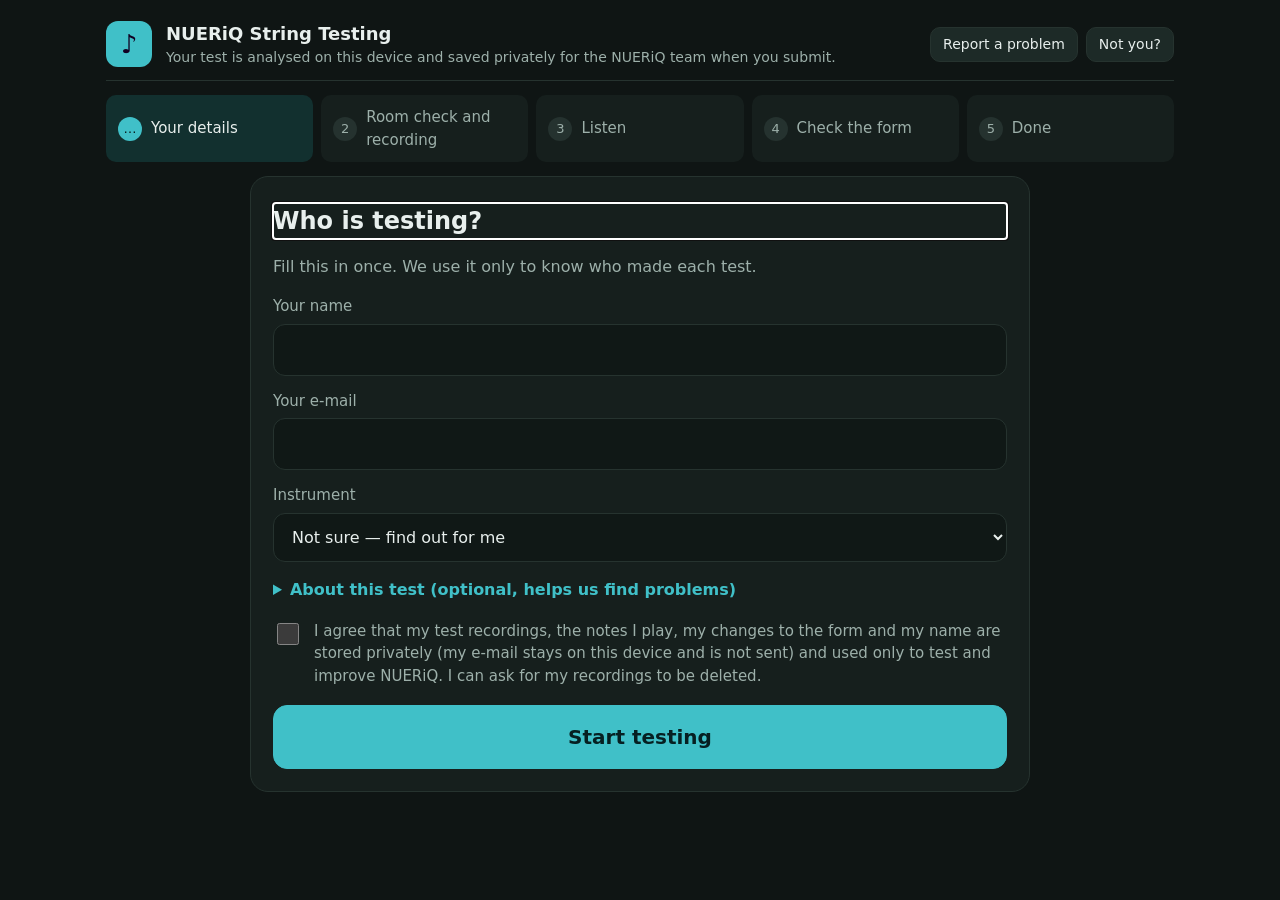
<file: tester/index.html>
<!doctype html>
<html lang="en">
<head>
<meta charset="utf-8">
<meta name="viewport" content="width=device-width, initial-scale=1">
<title>NUERiQ String Testing</title>
<link rel="stylesheet" href="style.css">
<link rel="icon" href="data:image/svg+xml,%3Csvg xmlns='http://www.w3.org/2000/svg' viewBox='0 0 32 32'%3E%3Crect width='32' height='32' rx='8' fill='%2340c0c8'/%3E%3Ctext x='16' y='23' font-size='20' text-anchor='middle' fill='%23102'%3E%E2%99%AA%3C/text%3E%3C/svg%3E">
</head>
<body>
<div class="wrap">
  <header class="top">
    <div class="logo" aria-hidden="true">♪</div>
    <div class="brand">
      <h1>NUERiQ String Testing</h1>
      <div id="who" class="who" hidden></div>
      <div id="net" class="who" role="status" aria-live="polite"></div>
    </div>
    <div class="top-actions" id="topActions" hidden>
      <button class="btn small" id="btnProblem" type="button">Report a problem</button>
      <button class="btn small" id="btnNotYou" type="button">Not you?</button>
    </div>
  </header>

  <ol class="steps" id="steps" aria-label="Progress">
    <li data-step="1"><span class="dot">1</span>Your details</li>
    <li data-step="2"><span class="dot">2</span>Room check and recording</li>
    <li data-step="3"><span class="dot">3</span>Listen</li>
    <li data-step="4"><span class="dot">4</span>Check the form</li>
    <li data-step="5"><span class="dot">5</span>Done</li>
  </ol>

  <!-- 1 ---------------------------------------------------------------- -->
  <main>
  <section id="s1" class="card narrow" aria-labelledby="h1">
    <h2 id="h1">Who is testing?</h2>
    <p class="muted">Fill this in once. We use it only to know who made each test.</p>
    <form id="detailsForm" novalidate>
      <label for="fName">Your name</label>
      <input id="fName" autocomplete="name" required>
      <label for="fEmail">Your e-mail</label>
      <input id="fEmail" type="email" autocomplete="email" required>
      <label for="fInst">Instrument</label>
      <select id="fInst">
        <option value="auto">Not sure — find out for me</option>
        <option value="violin">Violin</option>
        <option value="viola">Viola</option>
        <option value="cello">Cello</option>
        <option value="guitar">Guitar</option>
        <option value="veena">Veena</option>
        <option value="sitar">Sitar</option>
        <option value="ukulele">Ukulele</option>
        <option value="mandolin">Mandolin</option>
        <option value="other">Other string instrument</option>
      </select>
      <details>
        <summary>About this test (optional, helps us find problems)</summary>
        <label for="fPiece">What will you play?</label>
        <input id="fPiece" placeholder="e.g. scale, a song, free playing">
        <label for="fDevice">Device and microphone</label>
        <input id="fDevice" placeholder="e.g. phone built-in mic, laptop, USB mic">
        <label for="fRoom">Room</label>
        <input id="fRoom" placeholder="e.g. quiet bedroom, hall with echo, fan on">
      </details>
      <label class="check"><input type="checkbox" id="fConsent">
        <span>I agree that my test recordings, the notes I play, my changes to the form and my name are stored privately (my e-mail stays on this device and is not sent) and used only to test and improve NUERiQ. I can ask for my recordings to be deleted.</span></label>
      <div id="detailsErr" class="err" role="alert" hidden></div>
      <button class="btn primary big" id="btnStart" type="submit">Start testing</button>
    </form>
  </section>

  <!-- 2 ---------------------------------------------------------------- -->
  <section id="s2" class="card" hidden aria-labelledby="h2">
    <div id="ready" class="center">
      <h2 id="h2">Ready to record</h2>
      <p class="muted">Press <b>Record</b>. First we listen to the room for 3 seconds — <b>please stay quiet</b>. Then you play.</p>
      <p class="muted small">Put the phone or microphone about an arm's length from the instrument. Play 10 seconds or more, clearly, with no talking.</p>
      <button class="rec-btn" id="btnRec" type="button"><span class="rec-dot"></span>Record</button>
      <div id="micErr" class="err" role="alert" hidden></div>
    </div>
    <div id="roomcheck" class="center" hidden>
      <h2>Listening to the room…</h2>
      <p class="muted">Please stay quiet.</p>
      <div class="count" id="roomCount">3</div>
      <div class="meter"><div id="roomBar"></div></div>
    </div>
    <div id="live" hidden>
      <div class="rec-head"><span class="rec-state"><i></i>Recording</span><span class="rec-right"><span id="timer" class="timer" aria-live="off">0:00</span><button class="btn stop" id="btnStop" type="button">■ Stop</button></span></div>
      <div id="levels" class="levels" aria-hidden="true"></div>
      <div class="now-row">
        <div id="nowNote" class="now-note">—</div>
        <div id="nowWest" class="now-west"></div>
        <div id="nowCents" class="now-cents"></div>
      </div>
      <div id="liveTalk" class="live-hint" role="status" hidden>Talking or other noise heard. It is ignored, but please stay quiet between notes.</div>
      <div class="graph-wrap"><canvas id="graph" height="220" role="img" aria-label="Live pitch graph"></canvas>
        <div class="graph-legend"><span>Last 8 seconds · each bar is a note it heard (S1 = string 1) · line = pitch</span><span id="liveCount"></span></div></div>
    </div>
    <div id="busy" class="center" hidden><h2>Checking your recording…</h2><p class="muted">A careful second pass over every note. This takes a few seconds.</p><div class="spin"></div></div>
  </section>

  <!-- 3 ---------------------------------------------------------------- -->
  <section id="s3" class="card" hidden aria-labelledby="h3">
    <h2 id="h3" class="center">Recording finished</h2>
    <p class="center" id="s3sum"></p>
    <audio id="aud3" controls preload="auto"></audio>
    <div id="s3flags"></div>
    <div class="row-btns">
      <button class="btn" id="btnAgain" type="button">Record again</button>
      <button class="btn primary" id="btnUse" type="button">Use this recording →</button>
    </div>
  </section>

  <!-- 4 ---------------------------------------------------------------- -->
  <section id="s4" hidden aria-labelledby="h4">
    <div class="card accent">
      <h2 id="h4">Check the form</h2>
      <p>Play the recording and look at the keys. <b>Is every key you played shown correctly?</b> If something is wrong, change it in the <b>Keys</b> table (or add / delete a key). After each change we ask <b>why</b> — one tap.</p>
      <p class="muted small">When everything is right, press <b>Submit test</b> at the bottom.</p>
    </div>
    <div class="card">
      <div class="card-head"><h3>The form</h3><span class="badge ok">Worked out on this device</span></div>
      <audio id="aud4" controls preload="auto"></audio>
      <div class="controls">
        <label>Speed <select id="speed"><option value="0.5">0.5×</option><option value="0.75">0.75×</option><option value="1" selected>1×</option></select></label>
        <label>Loop <select id="loop"><option value="off">Off</option><option value="key">Selected key</option></select></label>
        <label class="radio"><input type="radio" name="mode" value="live" checked> As shown live</label>
        <label class="radio"><input type="radio" name="mode" value="checked"> Checked keys</label>
      </div>
      <div class="graph-wrap"><canvas id="graph4" height="240" role="img" aria-label="Pitch graph of the whole recording. Click to jump."></canvas>
        <div class="graph-legend"><span>Click the graph to jump · orange bar = playing now</span><span id="modeNote"></span></div></div>
      <div id="now4" class="now-row small"><div id="now4Note" class="now-note">—</div><div id="now4West" class="now-west"></div></div>
    </div>
    <div class="card">
      <div class="card-head"><h3>Keys</h3><button class="btn small" id="btnAddKey" type="button">+ Add a key at the playhead</button></div>
      <div class="table-wrap"><table id="keysTable">
        <thead><tr><th>#</th><th>Time</th><th>String</th><th>Note</th><th>Tuning</th><th>Length</th><th><span class="sr">Actions</span></th></tr></thead>
        <tbody></tbody></table></div>
      <div id="why" class="why" hidden role="group" aria-label="Why did you change this?"></div>
    </div>
    <div class="card">
      <h3>Instrument</h3>
      <p id="instLine"></p>
      <label for="instFinal">The instrument I really played</label>
      <select id="instFinal"></select>
      <div id="instWhy" class="why" hidden></div>
      <details><summary>How the app decided</summary><ul id="instEvidence" class="evidence"></ul></details>
    </div>
    <div class="card">
      <label for="finalNote">Anything else we should know? (optional)</label>
      <textarea id="finalNote" rows="3"></textarea>
      <div class="row-btns"><button class="btn primary big" id="btnSubmit" type="button">Submit test</button></div>
    </div>
  </section>

  <!-- 5 ---------------------------------------------------------------- -->
  <section id="s5" hidden aria-labelledby="h5">
    <div class="card"><h2 id="h5" class="center">Test report</h2><div id="report"></div></div>
    <div class="row-btns noprint">
      <button class="btn" id="btnJson" type="button">Download report (JSON)</button>
      <button class="btn" id="btnWav" type="button">Download recording (WAV)</button>
      <button class="btn" id="btnPrint" type="button">Print / save as PDF</button>
      <button class="btn primary" id="btnNew" type="button">Test again</button>
    </div>
  </section>
  </main>
</div>

<dialog id="dlgProblem"><form method="dialog">
  <h3>Report a problem</h3>
  <label for="problemText">What went wrong?</label>
  <textarea id="problemText" rows="4"></textarea>
  <div class="row-btns"><button class="btn" value="cancel">Cancel</button><button class="btn primary" value="ok">Save</button></div>
</form></dialog>

<script src="dsp.js"></script>
<script src="app.js"></script>
</body>
</html>
</file>
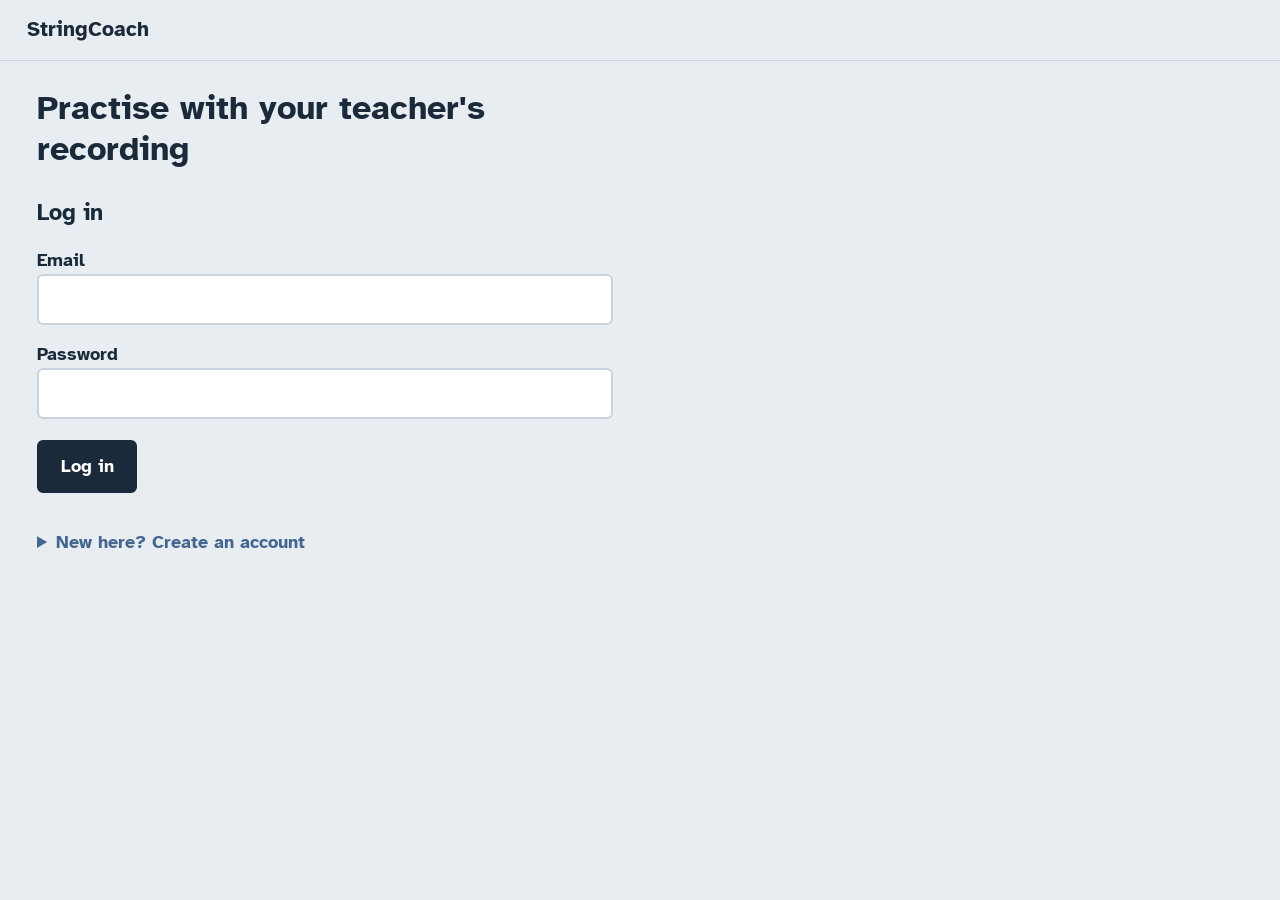
<file: web/index.html>
<!doctype html>
<html lang="en">
<head>
  <meta charset="utf-8">
  <meta name="viewport" content="width=device-width, initial-scale=1">
  <title>StringCoach</title>
  <link rel="preconnect" href="https://fonts.googleapis.com">
  <link rel="stylesheet" href="https://fonts.googleapis.com/css2?family=Atkinson+Hyperlegible:wght@400;700&display=swap">
  <link rel="stylesheet" href="style.css">
</head>
<body>
  <header class="topbar">
    <a href="#/home" class="brand">StringCoach</a>
    <span id="who" class="who"></span>
    <button id="logout" class="link" hidden>Log out</button>
  </header>

  <main id="view" tabindex="-1"></main>

  <!-- status messages are read out by screen readers -->
  <p id="status" class="status" role="status" aria-live="polite"></p>

  <template id="t-login">
    <section class="narrow">
      <h1>Practise with your teacher's recording</h1>
      <form id="login-form" novalidate>
        <h2>Log in</h2>
        <label for="email">Email</label>
        <input id="email" name="email" type="email" autocomplete="username" required>
        <p class="error-msg">Enter an email address like name@school.in</p>
        <label for="current-password">Password</label>
        <input id="current-password" name="password" type="password" autocomplete="current-password"
               minlength="8" required>
        <p class="error-msg">Passwords are at least 8 characters</p>
        <button type="submit" class="primary">Log in</button>
      </form>
      <details>
        <summary>New here? Create an account</summary>
        <form id="register-form" novalidate>
          <label for="name">Your name</label>
          <input id="name" name="name" autocomplete="name" required>
          <p class="error-msg">Enter your name</p>
          <label for="reg-email">Email</label>
          <input id="reg-email" name="email" type="email" autocomplete="username" required>
          <p class="error-msg">Enter an email address like name@school.in</p>
          <label for="new-password">Password</label>
          <input id="new-password" name="password" type="password" autocomplete="new-password"
                 minlength="8" required aria-describedby="pw-hint">
          <p id="pw-hint" class="hint">At least 8 characters</p>
          <fieldset>
            <legend>I am a</legend>
            <label class="inline"><input type="radio" name="role" value="student" checked> Student</label>
            <label class="inline"><input type="radio" name="role" value="teacher"> Teacher</label>
          </fieldset>
          <button type="submit" class="primary">Create account</button>
        </form>
      </details>
    </section>
  </template>

  <template id="t-home">
    <section class="narrow">
      <h1>Your lessons</h1>
      <div id="classes"></div>
    </section>
  </template>

  <template id="t-assignment">
    <section class="practice">
      <div class="practice-head">
        <h1 id="a-title"></h1>
        <p id="a-attempts" class="attempts"></p>
      </div>

      <div class="controls">
        <div class="listen">
          <button id="listen" class="secondary" aria-pressed="false">Listen to teacher</button>
          <label for="speed" class="inline">Speed</label>
          <select id="speed">
            <option value="1">Normal</option>
            <option value="0.75">Slower</option>
            <option value="0.5">Half speed</option>
          </select>
          <audio id="ref-audio" preload="auto"></audio>
        </div>
        <div class="sections" role="radiogroup" aria-label="What to practise" id="sections"></div>
      </div>

      <div class="lane-wrap">
        <canvas id="lane" aria-label="Live pitch: the teacher's notes are blue steps, your pitch is the amber line"></canvas>
        <p class="lane-key"><span class="k-teacher"></span>Teacher <span class="k-you"></span>You</p>
      </div>

      <div class="tuner" aria-live="off">
        <div id="note-name" class="note-name">–</div>
        <div class="needle-track" aria-hidden="true">
          <span class="mark flat">flat</span><span class="mark center"></span><span class="mark sharp">sharp</span>
          <div id="needle" class="needle"></div>
        </div>
        <div id="cents" class="cents">&nbsp;</div>
      </div>

      <div class="actions">
        <button id="mic-check" class="secondary">Check microphone</button>
        <button id="record" class="record" disabled>Record</button>
        <p class="hint">Press <kbd>Space</kbd> to start and stop, so your hands can stay on the instrument.</p>
        <p class="hint">For the most accurate review, keep your phone or laptop within about 1 metre of your instrument, in a quiet room.</p>
      </div>

      <div id="upload" class="upload" hidden>
        <label for="upload-progress">Sending your recording</label>
        <progress id="upload-progress" max="100" value="0"></progress>
      </div>

      <section id="report" class="report" hidden aria-labelledby="report-title"></section>

      <section class="history">
        <h2>Your takes</h2>
        <ol id="takes" class="takes"></ol>
      </section>
    </section>
  </template>

  <!-- ================= Part 7: teacher studio ================= -->
  <template id="t-teacher-home">
    <section>
      <h1>Your classes</h1>
      <div id="t-classes"></div>
      <form id="new-class" class="card inline-form">
        <h2>New class</h2>
        <label for="class-name">Class name</label>
        <input id="class-name" name="name" required placeholder="Violin Grade 2">
        <label for="class-instrument">Instrument</label>
        <select id="class-instrument" name="instrument">
          <option value="violin">Violin</option><option value="viola">Viola</option>
          <option value="cello">Cello</option><option value="guitar">Guitar</option>
        </select>
        <button type="submit" class="primary">Create class</button>
      </form>
    </section>
  </template>

  <template id="t-new-lesson">
    <section class="narrow">
      <p><a href="#/home">&larr; Your classes</a></p>
      <h1>New lesson</h1>
      <p id="nl-class" class="hint"></p>
      <form id="lesson-form" novalidate>
        <label for="nl-title">Title</label>
        <input id="nl-title" name="title" required placeholder="Twinkle, first 4 phrases">
        <p class="error-msg">Give the lesson a title</p>
        <label for="nl-level">Student level</label>
        <select id="nl-level" name="level">
          <option value="beginner">Beginner (most forgiving)</option>
          <option value="intermediate" selected>Intermediate</option>
          <option value="advanced">Advanced (strictest)</option>
        </select>
        <label for="nl-pass">Pass mark for each section</label>
        <input id="nl-pass" name="pass_mark" type="number" min="50" max="100" value="90" required>
        <label for="nl-max">Full takes each student may submit</label>
        <input id="nl-max" name="max_attempts" type="number" min="1" max="100" value="10" required>
        <fieldset>
          <legend>Your reference recording</legend>
          <label class="inline"><input type="radio" name="source" value="file" checked> Upload a WAV file</label>
          <label class="inline"><input type="radio" name="source" value="record"> Record it here</label>
        </fieldset>
        <div id="src-file">
          <label for="nl-file">WAV file</label>
          <input id="nl-file" name="file" type="file" accept=".wav,audio/wav,audio/x-wav">
        </div>
        <div id="src-record" hidden>
          <p class="hint">Play the whole piece once, the way you want students to play it.</p>
          <div class="tuner small"><div id="note-name" class="note-name">–</div>
            <div class="needle-track" aria-hidden="true"><span class="mark flat">flat</span><span class="mark center"></span><span class="mark sharp">sharp</span><div id="needle" class="needle"></div></div>
            <div id="cents" class="cents">&nbsp;</div></div>
          <figure class="lane-wrap">
            <canvas id="lane" aria-label="Live pitch graph of your playing"></canvas>
            <figcaption class="lane-key"><span class="k-you"></span>Your playing</figcaption>
          </figure>
          <button type="button" id="nl-record" class="record">Record</button>
          <p id="nl-recorded" class="hint"></p>
        </div>
        <div id="upload" class="upload" hidden>
          <label for="upload-progress">Sending your recording</label>
          <progress id="upload-progress" max="100" value="0"></progress>
        </div>
        <button type="submit" class="primary">Create lesson</button>
      </form>
    </section>
  </template>

  <template id="t-studio">
    <section class="studio">
      <p><a href="#/home">&larr; Your classes</a></p>
      <div class="practice-head"><h1 id="st-title"></h1><span id="st-status" class="chip"></span></div>
      <p id="st-settings" class="hint"></p>
      <div id="st-body"></div>
    </section>
  </template>

  <template id="t-studio-lesson">
    <div class="player">
      <button id="st-play" class="secondary" aria-pressed="false">Play your recording</button>
      <audio id="st-audio" preload="auto"></audio>
      <span id="st-now" class="hint" aria-live="off"></span>
    </div>
    <canvas id="roll" aria-label="Your notes over time; sections are shaded"></canvas>
    <h2>Notes</h2>
    <p class="hint" id="st-notes-hint"></p>
    <div id="st-notes" class="note-list" role="listbox" aria-label="Detected notes"></div>
    <div id="st-note-edit" class="card" hidden>
      <p id="st-note-info"></p>
      <p id="st-split-hint" class="hint" hidden></p>
      <button id="st-up" class="secondary">Semitone up</button>
      <button id="st-down" class="secondary">Semitone down</button>
      <button id="st-split" class="secondary">Split into two notes</button>
      <button id="st-delete" class="secondary danger">Delete this note</button>
    </div>
    <h2>Sections</h2>
    <form id="st-sections" class="inline-form">
      <label for="st-ranges">Note ranges, in order</label>
      <input id="st-ranges" name="ranges" aria-describedby="st-ranges-hint">
      <p id="st-ranges-hint" class="hint">For example 1-7, 8-14. Students practise and are marked section by section.</p>
      <button type="submit" class="secondary">Save sections</button>
    </form>
    <div id="st-publish-box" class="card">
      <p>When the notes and sections are right, publish the lesson. Students can then see it, and the notes are locked so everyone is marked against the same lesson.</p>
      <button id="st-publish" class="primary">Publish to students</button>
    </div>
    <p><a id="st-preview" href="#">Preview as a student</a></p>
    <section id="st-dash" hidden>
      <h2>How the class is doing</h2>
      <div id="st-heat"></div>
      <h3>Hardest notes</h3>
      <ol id="st-hard" class="hard"></ol>
      <h3>Students</h3>
      <div class="table-wrap"><table id="st-progress">
        <thead><tr><th scope="col">Student</th><th scope="col">Full takes</th><th scope="col">Best</th>
          <th scope="col">Sections passed</th><th scope="col">Scores over time</th><th scope="col"><span class="visually-hidden">Takes</span></th></tr></thead>
        <tbody></tbody></table></div>
    </section>
  </template>

  <template id="t-takes">
    <section>
      <p><a id="tk-back" href="#">&larr; Back to the lesson</a></p>
      <h1 id="tk-title"></h1>
      <ol id="tk-list" class="takes"></ol>
      <section id="tk-detail" class="report" hidden aria-labelledby="tk-detail-title">
        <h2 id="tk-detail-title"></h2>
        <audio id="tk-audio" controls preload="metadata"></audio>
        <div id="tk-report"></div>
        <form id="tk-comment" class="card">
          <label for="tk-body">Comment for the student</label>
          <textarea id="tk-body" name="body" rows="3" required></textarea>
          <label for="tk-override">Your score (optional, replaces the automatic one)</label>
          <input id="tk-override" name="score_override" type="number" min="0" max="100">
          <button type="submit" class="primary">Send comment</button>
        </form>
      </section>
    </section>
  </template>

  <script src="app.js" type="module"></script>
</body>
</html>
</file>
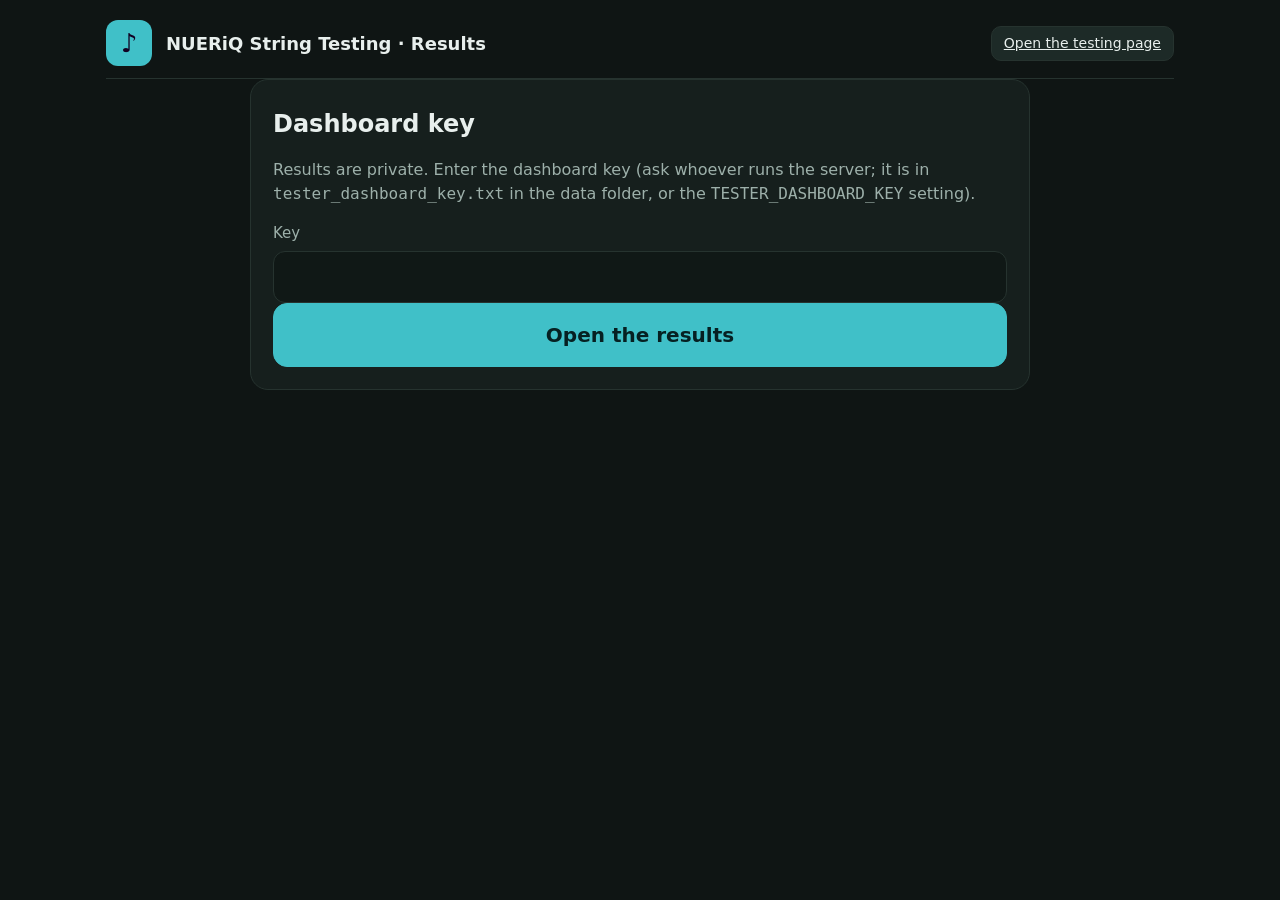
<file: tester/dashboard.html>
<!doctype html>
<html lang="en">
<head>
<meta charset="utf-8">
<meta name="viewport" content="width=device-width, initial-scale=1">
<title>NUERiQ String Testing · Results</title>
<link rel="stylesheet" href="style.css">
<style>
  .dash-top { display: flex; justify-content: space-between; align-items: center; gap: 12px; flex-wrap: wrap; margin-bottom: 12px; }
  .stats { display: grid; grid-template-columns: repeat(auto-fit, minmax(170px, 1fr)); gap: 12px; margin-bottom: 16px; }
  .stat { background: var(--card); border: 1px solid var(--line); border-radius: 14px; padding: 14px 16px; }
  .stat b { display: block; font-size: 28px; }
  .filters { display: flex; gap: 10px; flex-wrap: wrap; align-items: end; margin-bottom: 10px; }
  .filters label { margin: 0 0 4px; }
  .filters input, .filters select { min-width: 200px; }
  #resultsTable tbody tr { cursor: pointer; }
  #resultsTable tbody tr:hover { background: #1b2724; }
  #resultsTable tr.new td:first-child { box-shadow: inset 3px 0 0 var(--accent); }
  .pill { display: inline-block; padding: 2px 9px; border-radius: 999px; font-size: 13px; font-weight: 600; }
  .pill.ok { background: #143525; color: #7fe0a8; } .pill.warn { background: #3a2c10; color: #f6c86a; }
  .num { text-align: right; font-variant-numeric: tabular-nums; }
  #detail audio { width: 100%; margin: 8px 0 12px; }
  .detail-head { display: flex; justify-content: space-between; gap: 10px; flex-wrap: wrap; align-items: start; }
</style>
</head>
<body>
<div class="wrap">
  <header class="top">
    <div class="logo" aria-hidden="true">♪</div>
    <div class="brand"><h1>NUERiQ String Testing · Results</h1><div class="who" id="status" role="status" aria-live="polite"></div></div>
    <div class="top-actions"><a class="btn small" href="./">Open the testing page</a></div>
  </header>

  <main>
  <section id="login" class="card narrow" aria-labelledby="hLogin">
    <h2 id="hLogin">Dashboard key</h2>
    <p class="muted">Results are private. Enter the dashboard key (ask whoever runs the server; it is in <code>tester_dashboard_key.txt</code> in the data folder, or the <code>TESTER_DASHBOARD_KEY</code> setting).</p>
    <form id="loginForm">
      <label for="key">Key</label>
      <input id="key" type="password" autocomplete="current-password" required>
      <div id="loginErr" class="err" role="alert" hidden></div>
      <button class="btn primary big" type="submit">Open the results</button>
    </form>
  </section>

  <section id="board" hidden>
    <div class="stats" id="stats"></div>
    <div class="card">
      <div class="dash-top">
        <h2>Completed tests</h2>
        <div><a class="btn small" id="csv" href="#">Export all (CSV / Excel)</a> <button class="btn small" id="refresh" type="button">Refresh</button></div>
      </div>
      <div class="filters">
        <div><label for="q">Search tester</label><input id="q" type="search" placeholder="Name"></div>
        <div><label for="inst">Instrument</label><select id="inst"><option value="">All</option></select></div>
      </div>
      <p class="muted small">New tests appear automatically (checked every 15 seconds). Click a row to open the full report.</p>
      <div class="table-wrap"><table id="resultsTable">
        <thead><tr><th>Date</th><th>Tester</th><th>Instrument</th><th class="num">Notes</th><th class="num">Heard correctly</th><th class="num">Within ±15 cents</th><th class="num">Length</th><th>Recording</th></tr></thead>
        <tbody></tbody></table></div>
    </div>
    <section id="detail" class="card" hidden aria-live="polite"></section>
  </section>
  </main>
</div>
<script src="dashboard.js"></script>
</body>
</html>
</file>
<file: tester/style.css>
:root {
  --bg: #0f1514; --card: #161f1d; --card2: #1b2724; --line: #26332f;
  --text: #e8efed; --muted: #9db0aa; --accent: #40c0c8; --accent-ink: #062022;
  --rec: #f26b5e; --warn: #f0903a; --ok: #46c27f; --err: #ff7b72;
  --white-key: #e8ece9; --black-key: #0a100f;
}
:root[data-theme="light"] { color-scheme: light; }
* { box-sizing: border-box; }
html { color-scheme: dark; }
body { margin: 0; background: var(--bg); color: var(--text); font: 16px/1.5 system-ui, -apple-system, "Segoe UI", Roboto, sans-serif; }
.wrap { max-width: 1100px; margin: 0 auto; padding: 14px 16px 60px; }
h1 { font-size: 18px; margin: 0; } h2 { font-size: 24px; margin: 4px 0 8px; } h3 { margin: 0 0 8px; font-size: 18px; }
.muted { color: var(--muted); } .small { font-size: 14px; } .center { text-align: center; }
.sr { position: absolute; left: -9999px; }
.top { display: flex; align-items: center; gap: 14px; padding: 6px 0 12px; border-bottom: 1px solid var(--line); }
.logo { width: 46px; height: 46px; border-radius: 12px; background: var(--accent); color: #102; display: grid; place-items: center; font-size: 26px; flex: none; }
.brand { flex: 1; min-width: 0; } .who { color: var(--muted); font-size: 14px; }
.top-actions { display: flex; gap: 8px; flex-wrap: wrap; }
.steps { list-style: none; display: grid; grid-template-columns: repeat(5, 1fr); gap: 8px; padding: 0; margin: 14px 0; }
.steps li { background: var(--card); border-radius: 10px; padding: 11px 12px; color: var(--muted); display: flex; align-items: center; gap: 9px; font-size: 15px; min-width: 0; }
.steps .dot { width: 24px; height: 24px; border-radius: 50%; background: #25322f; display: grid; place-items: center; font-size: 13px; flex: none; }
.steps li.cur { background: #12302f; color: var(--text); } .steps li.cur .dot { background: var(--accent); color: var(--accent-ink); }
.steps li.done .dot { background: var(--ok); color: #05210f; }
.card { background: var(--card); border: 1px solid var(--line); border-radius: 18px; padding: 22px; margin: 0 auto 16px; }
.card.narrow { max-width: 780px; } .card.accent { border-left: 4px solid var(--accent); }
.card-head { display: flex; justify-content: space-between; align-items: center; gap: 10px; flex-wrap: wrap; }
label { display: block; color: var(--muted); margin: 14px 0 6px; font-size: 15px; } .hint { font-size: 13px; }
input, select, textarea { width: 100%; background: #101816; color: var(--text); border: 1px solid var(--line); border-radius: 12px; padding: 13px 14px; font: inherit; }
input:focus-visible, select:focus-visible, textarea:focus-visible, button:focus-visible, summary:focus-visible { outline: 2px solid var(--accent); outline-offset: 2px; }
details { margin: 16px 0; } summary { color: var(--accent); cursor: pointer; font-weight: 600; }
label.check { display: flex; gap: 12px; align-items: flex-start; margin: 18px 0; } label.check input { width: 22px; height: 22px; margin-top: 3px; flex: none; }
.btn { background: #1d2a27; color: var(--text); border: 1px solid var(--line); border-radius: 12px; padding: 11px 18px; font: inherit; cursor: pointer; }
.btn:hover { border-color: var(--accent); } .btn.small { padding: 6px 12px; font-size: 14px; border-radius: 10px; }
.btn.primary { background: var(--accent); color: var(--accent-ink); border-color: var(--accent); font-weight: 700; }
.btn.big { width: 100%; padding: 16px; font-size: 20px; border-radius: 14px; }
.btn.stop { background: #e8ece9; color: #101816; font-size: 20px; font-weight: 700; padding: 14px 44px; border: 3px solid var(--accent); border-radius: 18px; }
.row-btns { display: flex; gap: 12px; justify-content: center; flex-wrap: wrap; margin-top: 18px; }
.err { color: var(--err); margin: 10px 0; }
.rec-btn { margin: 22px auto 6px; display: grid; place-items: center; width: 200px; height: 200px; border-radius: 50%; border: 10px solid #3b1b19; background: var(--rec); color: #fff; font: 700 24px system-ui; cursor: pointer; box-shadow: 0 0 0 6px #2a1412; }
.rec-btn:hover { filter: brightness(1.07); }
.rec-dot { width: 34px; height: 34px; border-radius: 50%; background: #fff; display: block; margin-bottom: -26px; position: relative; top: -14px; }
.count { font-size: 80px; font-weight: 800; color: var(--accent); }
.meter { height: 14px; background: #101816; border-radius: 8px; overflow: hidden; max-width: 500px; margin: 10px auto; } .meter > div { height: 100%; width: 0; background: var(--accent); transition: width .08s; }
.rec-head { display: flex; justify-content: space-between; align-items: center; }
.rec-state { color: var(--rec); font-weight: 700; display: flex; align-items: center; gap: 8px; } .rec-state i { width: 14px; height: 14px; border-radius: 50%; background: var(--rec); animation: pulse 1s infinite; }
@keyframes pulse { 50% { opacity: .3; } }
.timer { font: 700 36px ui-monospace, Menlo, Consolas, monospace; }
.levels { display: flex; align-items: center; justify-content: center; gap: 6px; height: 74px; background: #1a2522; border-radius: 40px; margin: 10px 0; padding: 0 28px; }
.levels b { width: 8px; border-radius: 4px; background: var(--accent); min-height: 6px; transition: height .07s; }
.now-row { display: flex; align-items: baseline; justify-content: center; gap: 14px; margin: 8px 0 4px; min-height: 62px; }
.now-note { font-size: 52px; font-weight: 800; color: var(--warn); line-height: 1; } .now-row.small .now-note { font-size: 34px; }
.now-west { color: var(--muted); font-weight: 700; } .now-cents { color: var(--muted); font: 14px ui-monospace, monospace; min-width: 80px; }
.graph-wrap { background: #101816; border: 1px solid var(--line); border-radius: 14px; padding: 8px; margin: 10px 0; }
canvas { width: 100%; display: block; } .graph-legend { display: flex; justify-content: space-between; color: var(--muted); font-size: 13px; padding: 4px 6px 0; gap: 10px; flex-wrap: wrap; }
.inst-chip { margin: 14px auto; max-width: 640px; background: var(--card2); border: 1px solid var(--line); border-radius: 14px; padding: 12px 16px; min-height: 52px; }
.pbar { display: grid; grid-template-columns: 110px 1fr 46px; gap: 8px; align-items: center; font-size: 14px; margin: 3px 0; }
.pbar i { display: block; height: 10px; background: #26332f; border-radius: 6px; overflow: hidden; } .pbar i b { display: block; height: 100%; background: var(--accent); }
.pbar.top i b { background: var(--ok); }
audio { width: 100%; margin: 12px 0; }
.controls { display: flex; gap: 16px; align-items: center; flex-wrap: wrap; } .controls label { margin: 0; display: flex; align-items: center; gap: 8px; } .controls select { width: auto; padding: 8px 10px; }
.radio input { width: auto; }
.badge { padding: 4px 12px; border-radius: 12px; font-size: 13px; background: #1c2a25; color: var(--ok); } .badge.warn { color: var(--warn); }
.flagbox { background: #33260f; border: 1px solid #5a421a; border-radius: 12px; padding: 14px 18px; margin: 14px 0; } .flagbox ul { margin: 6px 0 0; padding-left: 22px; }
.flagbox.good { background: #0f2a1c; border-color: #1f5a3a; }
.table-wrap { overflow-x: auto; } table { width: 100%; border-collapse: collapse; font-size: 15px; } th, td { padding: 8px 10px; border-bottom: 1px solid var(--line); text-align: left; white-space: nowrap; } th { color: var(--muted); font-weight: 600; }
tr.sel { background: #12302f; } tr.playing td { color: var(--warn); } tr.deleted td { text-decoration: line-through; opacity: .5; } tr.edited td:first-child::after { content: " ✎"; color: var(--accent); } tr.added td:first-child::after { content: " +"; color: var(--ok); }
td select { width: auto; padding: 5px 8px; border-radius: 8px; } td .btn { padding: 4px 10px; font-size: 13px; border-radius: 8px; margin-right: 4px; }
.why { margin-top: 12px; padding: 12px; border: 1px dashed var(--accent); border-radius: 12px; display: flex; gap: 8px; flex-wrap: wrap; align-items: center; } .why .q { font-weight: 700; margin-right: 6px; }
.why .btn { padding: 6px 14px; border-radius: 20px; font-size: 14px; }
.evidence { color: var(--muted); font-size: 14px; }
.spin { width: 46px; height: 46px; border: 5px solid var(--line); border-top-color: var(--accent); border-radius: 50%; margin: 20px auto; animation: spin 1s linear infinite; } @keyframes spin { to { transform: rotate(360deg); } }
/* report */
.rgrid { display: grid; grid-template-columns: repeat(auto-fit, minmax(260px, 1fr)); gap: 14px; margin: 14px 0; }
.rbox { background: var(--card2); border: 1px solid var(--line); border-radius: 14px; padding: 14px 16px; } .rbox h3 { font-size: 16px; color: var(--muted); font-weight: 600; }
.big-num { font-size: 34px; font-weight: 800; } .ok-t { color: var(--ok); } .bad-t { color: var(--err); } .warn-t { color: var(--warn); }
.kv { display: flex; justify-content: space-between; gap: 12px; padding: 3px 0; border-bottom: 1px solid #1f2b28; font-size: 15px; } .kv span:first-child { color: var(--muted); }
dialog { background: var(--card); color: var(--text); border: 1px solid var(--line); border-radius: 16px; width: min(480px, 92vw); } dialog::backdrop { background: #000a; }
@media (max-width: 760px) {
  .steps { grid-template-columns: 1fr; } .steps li:not(.cur) { display: none; } .now-note { font-size: 42px; } .rec-btn { width: 170px; height: 170px; }
  .pbar { grid-template-columns: 90px 1fr 40px; }
}
@media print { body { background: #fff; color: #000; } .noprint, .steps, .top-actions { display: none !important; } .card, .rbox { background: #fff; border-color: #ccc; } .kv span:first-child, .muted, .rbox h3 { color: #444; } }
@media (prefers-reduced-motion: reduce) { * { animation: none !important; transition: none !important; } }

.live-hint { background: #33260f; border: 1px solid #5a421a; color: #f6c48f; border-radius: 10px; padding: 8px 14px; margin: 6px auto; max-width: 640px; text-align: center; font-size: 14px; }
.big-line { font-size: 18px; margin: 4px 0 2px; }

/* report: app vs what was really played */
.rbox.wide { grid-column: 1 / -1; }
.vstrip { display: flex; flex-wrap: wrap; gap: 3px; margin: 12px 0 6px; }
.vstrip i, .vkey i { display: inline-block; width: 14px; height: 22px; border-radius: 3px; }
.vkey { display: flex; flex-wrap: wrap; gap: 6px 16px; font-size: 13px; color: var(--muted, #9fb0ab); margin-bottom: 10px; }
.vkey span { display: inline-flex; align-items: center; gap: 6px; }
.vkey i { width: 12px; height: 12px; }
i.right { background: #3cc47c; }
i.corrected { background: #f0b03a; }
i.missed { background: #e5534b; }
i.extra { background: #6d7b78; }
.save { min-height: 1.2em; font-size: 14px; }
@media print { .save { display: none; } }

/* graphs keep a fixed height (they must never grow with the screen scaling) */
.graph-wrap canvas { display: block; width: 100%; }

/* recording: timer, live note, graph and Stop all fit in one window */
.rec-right { display: flex; align-items: center; gap: 14px; }
.rec-head .btn.stop { font-size: 17px; padding: 8px 22px; border-radius: 14px; }
.levels { height: 40px; }
body.recording .steps, body.recording #net { display: none; }
body.recording #s2 { padding-top: 14px; padding-bottom: 14px; }
body.recording .now-row { margin: 4px 0; }
body.recording .inst-chip { padding: 8px 14px; margin-top: 8px; }
</file>
<file: web/style.css>
:root {
  --paper: #e8edf1;      /* cool slate paper */
  --panel: #f6f8fa;
  --ink: #1b2a3a;        /* deep ink */
  --muted: #55657a;
  --teacher: #4f74a0;    /* steel blue: the teacher's ghost line */
  --link: #44668f;       /* same blue, darker: text needs 4.5:1 contrast (WCAG AA) */
  --you: #c2841a;        /* rosin amber: the student's pitch */
  --pass: #2e7d4f;
  --work: #b8860b;
  --wrong: #a5352a;
  --line: #c9d3dd;
  --font: "Atkinson Hyperlegible", system-ui, -apple-system, "Segoe UI", Roboto, sans-serif;
}

* { box-sizing: border-box; }
html { font-size: 18px; }
body {
  margin: 0;
  background: var(--paper);
  color: var(--ink);
  font-family: var(--font);
  line-height: 1.5;
}

/* ---- top bar ---- */
.topbar {
  display: flex;
  align-items: baseline;
  gap: 1rem;
  padding: 0.8rem 1.5rem;
  border-bottom: 1px solid var(--line);
}
.brand { font-weight: 700; font-size: 1.15rem; color: var(--ink); text-decoration: none; }
.who { margin-left: auto; color: var(--muted); }

main { padding: 1.5rem; max-width: 70rem; margin: 0 auto; }
main:focus { outline: none; }
h1 { font-size: 1.9rem; line-height: 1.2; margin: 0 0 1rem; }
h2 { font-size: 1.25rem; margin: 1.5rem 0 0.6rem; }
.narrow { max-width: 32rem; }

/* ---- forms ---- */
label { display: block; font-weight: 700; margin-top: 0.9rem; }
label.inline { display: inline-flex; gap: 0.4rem; align-items: center; font-weight: 400; margin: 0 1rem 0 0; }
input, select {
  font: inherit;
  padding: 0.55rem 0.7rem;
  border: 2px solid var(--line);
  border-radius: 6px;
  background: #fff;
  color: var(--ink);
}
form input:not([type="radio"]) { width: 100%; }
fieldset { border: 0; padding: 0; margin: 1rem 0 0; }
legend { font-weight: 700; margin-bottom: 0.3rem; }
.hint { color: var(--muted); font-size: 0.9rem; margin: 0.3rem 0 0; }
.error-msg { display: none; color: var(--wrong); font-size: 0.9rem; margin: 0.3rem 0 0; }
input:user-invalid { border-color: var(--wrong); }
input:user-invalid + .error-msg { display: block; }
details { margin-top: 2rem; }
summary { cursor: pointer; font-weight: 700; color: var(--link); }

/* ---- buttons ---- */
button { font: inherit; cursor: pointer; border-radius: 6px; }
button:disabled { cursor: not-allowed; opacity: 0.5; }
.primary, .secondary, .record {
  padding: 0.6rem 1.2rem;
  border: 2px solid var(--ink);
  font-weight: 700;
}
.primary { background: var(--ink); color: #fff; margin-top: 1.2rem; }
.secondary { background: transparent; color: var(--ink); }
.link { background: none; border: 0; color: var(--link); text-decoration: underline; padding: 0; }
a { color: var(--link); }
:focus-visible { outline: 3px solid var(--you); outline-offset: 3px; }

/* the record button is the one big target */
.record {
  min-width: 11rem;
  padding: 0.9rem 2rem;
  font-size: 1.25rem;
  background: var(--wrong);
  border-color: var(--wrong);
  color: #fff;
  border-radius: 999px;
}
.record[aria-pressed="true"] { background: #fff; color: var(--wrong); }

/* ---- lesson list ---- */
.lesson-list { list-style: none; padding: 0; margin: 0; }
.lesson-list li { border-bottom: 1px solid var(--line); }
.lesson-list a { display: flex; justify-content: space-between; padding: 0.8rem 0; color: var(--ink); text-decoration: none; }
.lesson-list a:hover .t { text-decoration: underline; }
.lesson-list .meta { color: var(--muted); }

/* ---- practice view ---- */
.practice-head { display: flex; justify-content: space-between; align-items: baseline; flex-wrap: wrap; gap: 0.5rem; }
.attempts { color: var(--muted); margin: 0; }
.controls { display: flex; flex-wrap: wrap; gap: 1rem 2rem; align-items: center; margin-bottom: 1rem; }
.listen { display: flex; gap: 0.7rem; align-items: center; }
.sections { display: flex; flex-wrap: wrap; gap: 0.4rem; }
.sections button {
  padding: 0.35rem 0.9rem;
  border: 2px solid var(--line);
  background: var(--panel);
  color: var(--ink);
}
.sections button[aria-checked="true"] { border-color: var(--ink); background: var(--ink); color: #fff; }
.sections button.passed::after { content: " ✓"; }

/* the hero: the live pitch lane */
.lane-wrap { background: var(--panel); border: 1px solid var(--line); border-radius: 10px; padding: 0.5rem; }
#lane { display: block; width: 100%; height: 260px; }
.lane-key { margin: 0.2rem 0.4rem 0; font-size: 0.85rem; color: var(--muted); display: flex; gap: 0.4rem; align-items: center; }
.lane-key span { display: inline-block; width: 1.4rem; height: 4px; border-radius: 2px; margin-left: 0.6rem; }
.k-teacher { background: var(--teacher); }
.k-you { background: var(--you); }

.tuner { display: grid; grid-template-columns: auto 1fr auto; gap: 1.5rem; align-items: center; margin: 1.2rem 0; }
.note-name { font-size: 4.5rem; font-weight: 700; line-height: 1; min-width: 6.5rem; font-variant-numeric: tabular-nums; }
.needle-track { position: relative; height: 3.2rem; border-bottom: 3px solid var(--ink); }
.needle-track .mark { position: absolute; bottom: 0.3rem; color: var(--muted); font-size: 0.85rem; }
.needle-track .flat { left: 0; }
.needle-track .sharp { right: 0; }
.needle-track .center { left: 50%; width: 3px; height: 1rem; background: var(--pass); bottom: 0; }
.needle {
  position: absolute; bottom: 0; left: 50%; width: 6px; height: 3.2rem; margin-left: -3px;
  background: var(--muted); border-radius: 3px; transition: left 60ms linear;
}
.needle.in-tune { background: var(--pass); }
.needle.off { background: var(--work); }
.cents { font-size: 1.3rem; min-width: 6rem; text-align: right; font-variant-numeric: tabular-nums; }

.actions { display: flex; flex-wrap: wrap; gap: 1rem; align-items: center; }
kbd { border: 1px solid var(--line); border-bottom-width: 2px; border-radius: 4px; padding: 0 0.35rem; background: #fff; }

.upload { margin: 1rem 0; }
.upload progress { width: 100%; height: 1rem; }

.status { position: fixed; left: 50%; bottom: 1rem; transform: translateX(-50%); margin: 0;
  background: var(--ink); color: #fff; padding: 0.5rem 1rem; border-radius: 6px; max-width: 90vw; }
.status:empty { display: none; }

/* ---- report ---- */
.report { margin-top: 1.5rem; border-top: 3px solid var(--ink); padding-top: 1rem; }
.report-top { display: flex; gap: 2rem; align-items: center; flex-wrap: wrap; }
.score { font-size: 4rem; font-weight: 700; line-height: 1; font-variant-numeric: tabular-nums; }
.score small { font-size: 1rem; font-weight: 400; color: var(--muted); }
.verdict { font-size: 1.2rem; font-weight: 700; }
.verdict.pass { color: var(--pass); }
.verdict.work { color: var(--work); }
.strip { display: flex; gap: 4px; margin: 1rem 0; }
.strip .seg { padding: 0.5rem; color: #fff; font-weight: 700; text-align: center; border-radius: 4px; min-width: 3rem; }
.strip .seg.pass { background: var(--pass); }
.strip .seg.fail { background: var(--wrong); }
.feedback { white-space: pre-wrap; max-width: 46rem; }
.qc-fail { border-left: 5px solid var(--wrong); padding-left: 1rem; }
.comment { border-left: 5px solid var(--teacher); padding-left: 1rem; margin: 1rem 0; }

.takes { padding-left: 1.4rem; }
.takes li { margin: 0.3rem 0; }

@media (max-width: 40rem) {
  html { font-size: 16px; }
  .tuner { grid-template-columns: auto 1fr; }
  .cents { grid-column: 1 / -1; text-align: left; }
  #lane { height: 200px; }
}

@media (prefers-reduced-motion: reduce) {
  .needle { transition: none; }
}

/* =================== Part 7: teacher studio =================== */
.visually-hidden { position: absolute; width: 1px; height: 1px; overflow: hidden; clip: rect(0 0 0 0); white-space: nowrap; }
textarea { font: inherit; width: 100%; padding: 0.55rem 0.7rem; border: 2px solid var(--line); border-radius: 6px; color: var(--ink); background: #fff; }
.card { background: var(--panel); border: 1px solid var(--line); border-radius: 10px; padding: 1rem 1.2rem; margin: 1rem 0; }
.card h2 { margin-top: 0; }
.cols { display: grid; grid-template-columns: 1fr 1fr; gap: 1.5rem; }
.inline-form .primary { margin-top: 1rem; }
.add-student button { margin-top: 0.5rem; }
.students { padding-left: 1.2rem; margin: 0 0 0.5rem; }
.button-link { display: inline-block; margin-top: 0.8rem; padding: 0.5rem 1rem; border: 2px solid var(--ink);
  border-radius: 6px; color: var(--ink); font-weight: 700; text-decoration: none; }
.button-link:hover { background: var(--ink); color: #fff; }

/* status chips: dark text on light tints keeps 4.5:1 contrast */
.chip { display: inline-block; padding: 0.15rem 0.6rem; border-radius: 999px; font-size: 0.85rem; font-weight: 700;
  background: #dde4ec; color: var(--ink); white-space: nowrap; }
.chip.published { background: #d5eadc; color: #1d5233; }
.chip.ready { background: #f3e6c4; color: #5c4306; }
.chip.reference_failed { background: #f2d9d6; color: #7a231b; }

.player { display: flex; gap: 1rem; align-items: center; flex-wrap: wrap; margin: 1.5rem 0 0.5rem; }
#roll { display: block; width: 100%; height: 180px; background: var(--panel); border: 1px solid var(--line); border-radius: 10px; }
.note-list { display: flex; flex-wrap: wrap; gap: 0.35rem; }
.note-chip { padding: 0.3rem 0.6rem; border: 2px solid var(--line); background: var(--panel); color: var(--ink); font-variant-numeric: tabular-nums; }
.note-chip[aria-selected="true"] { border-color: var(--ink); background: var(--ink); color: #fff; }
.note-chip.corrected { border-style: dashed; border-color: var(--work); }
.note-chip.suggest { border-color: var(--work); background: #fdf3df; }
/* selected wins over "suggested": white text on the pale suggestion colour was unreadable */
.note-chip.suggest[aria-selected="true"] { background: var(--ink); color: #fff; border-color: var(--work); }
#st-note-edit button { margin: 0.3rem 0.4rem 0 0; }
.secondary.danger { border-color: var(--wrong); color: var(--wrong); }
#st-sections { max-width: 32rem; }

/* class heatmap: one block per section */
.heat { display: flex; gap: 4px; margin: 0.5rem 0 1rem; }
.heat-cell { padding: 0.6rem; border-radius: 6px; display: flex; flex-direction: column; gap: 0.1rem; min-width: 6rem; color: #fff; }
.heat-cell span { font-size: 0.85rem; }
.heat-cell.good { background: var(--pass); }
.heat-cell.mid { background: #8a6508; }   /* darker amber: white text needs 4.5:1 */
.heat-cell.low { background: var(--wrong); }
.hard { padding-left: 1.4rem; }
/* position: relative keeps the visually-hidden labels inside the scroll box;
   without it they escaped and made the whole page scroll sideways on phones */
.table-wrap { overflow-x: auto; position: relative; }
table { border-collapse: collapse; width: 100%; min-width: 36rem; }
th, td { text-align: left; padding: 0.5rem 0.6rem; border-bottom: 1px solid var(--line); }
thead th { font-size: 0.9rem; color: var(--muted); }
#tk-audio { width: 100%; max-width: 40rem; margin: 0.5rem 0 1rem; }

@media (max-width: 40rem) {
  .cols { grid-template-columns: 1fr; }
  .heat { flex-direction: column; }
}
</file>
